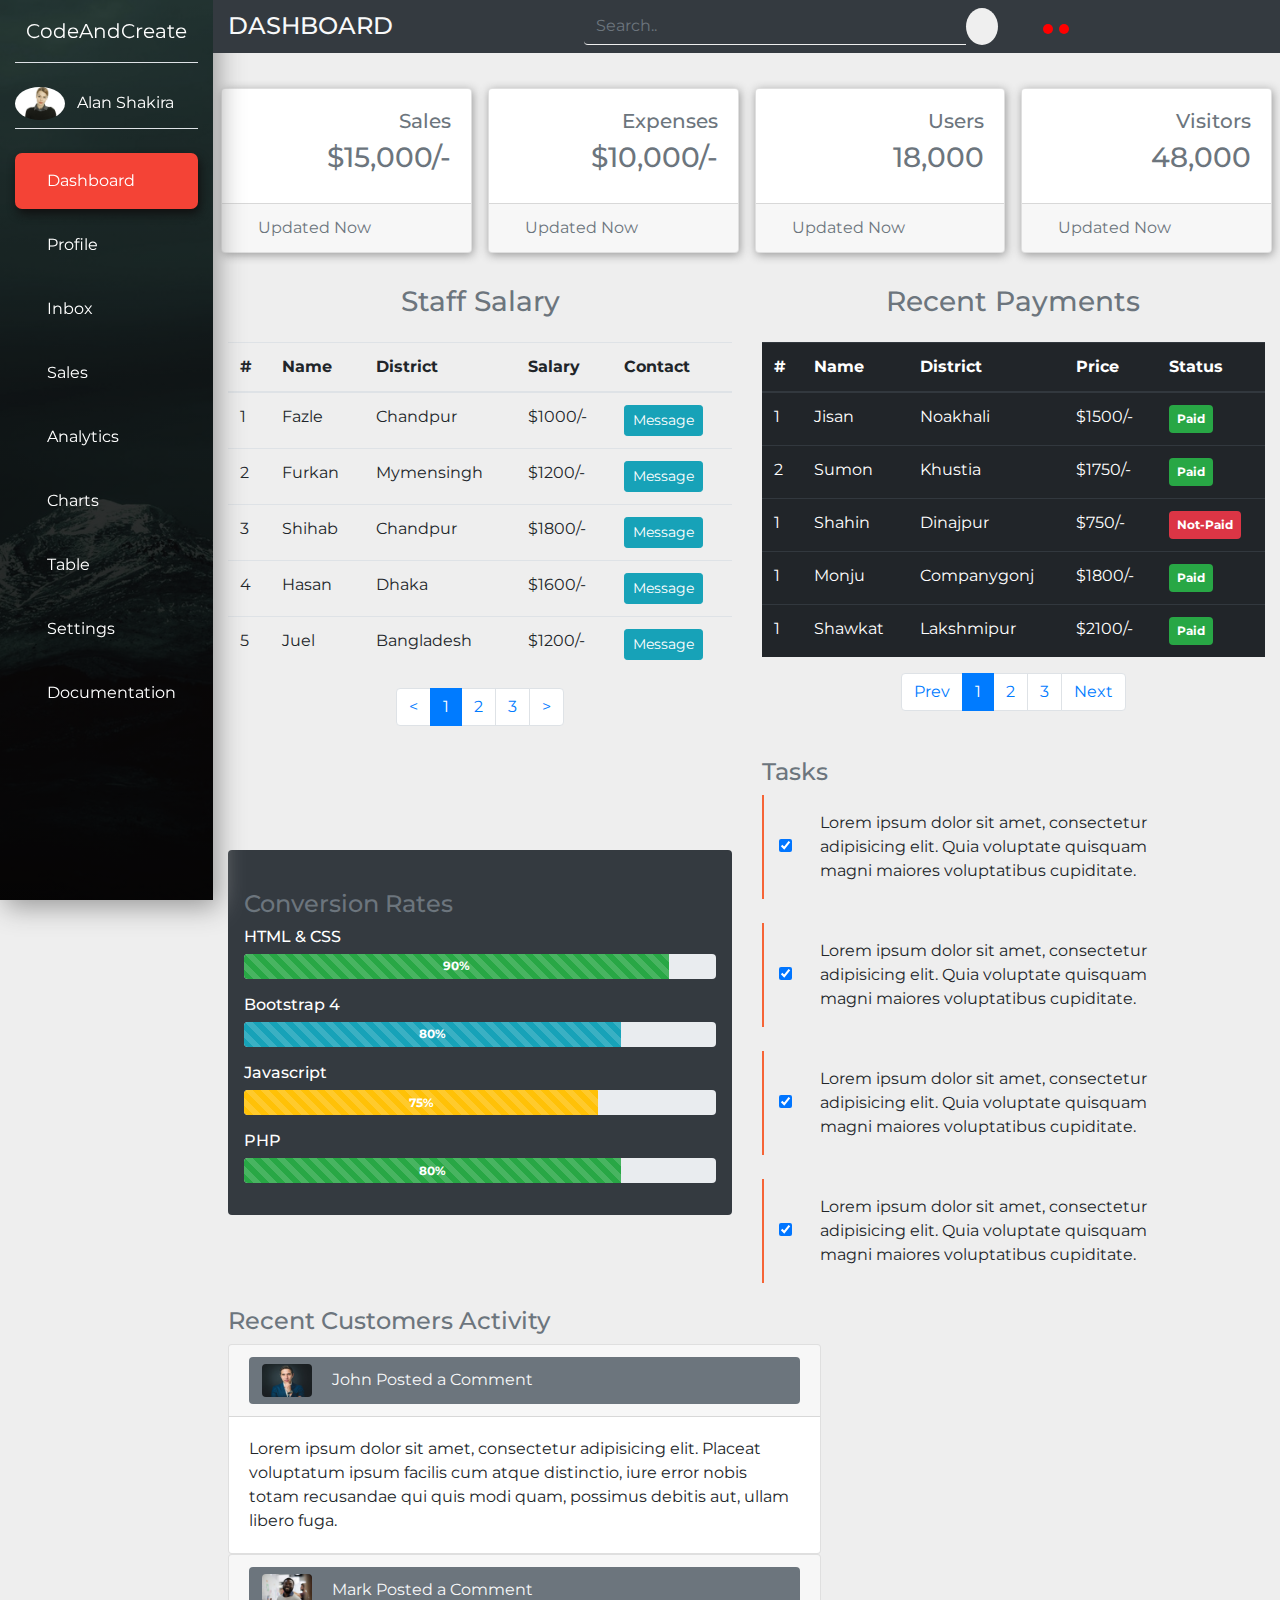
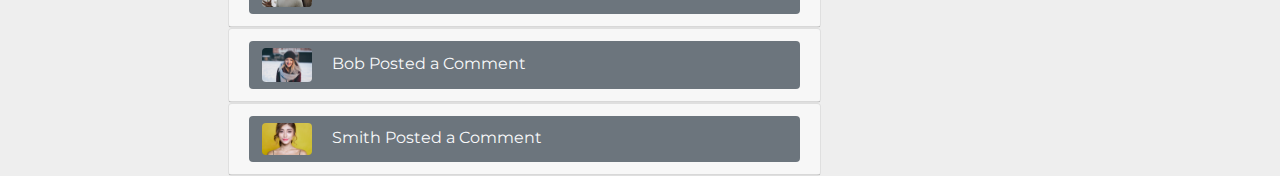
<file: project2/index.html>
<!doctype html>
<html lang="en">
  <head>
    <!-- Required meta tags -->
    <meta charset="utf-8">
    <meta name="viewport" content="width=device-width, initial-scale=1, shrink-to-fit=no">
    <link rel="title icon" type="image/png" href="images/title-img.png">

    <!-- Bootstrap CSS -->
    <link rel="stylesheet" href="https://maxcdn.bootstrapcdn.com/bootstrap/4.0.0/css/bootstrap.min.css" integrity="sha384-Gn5384xqQ1aoWXA+058RXPxPg6fy4IWvTNh0E263XmFcJlSAwiGgFAW/dAiS6JXm" crossorigin="anonymous">
    <link rel="stylesheet" href="https://use.fontawesome.com/releases/v5.7.2/css/all.css" integrity="sha384-fnmOCqbTlWIlj8LyTjo7mOUStjsKC4pOpQbqyi7RrhN7udi9RwhKkMHpvLbHG9Sr" crossorigin="anonymous">
    <link href="https://fonts.googleapis.com/css?family=Montserrat" rel="stylesheet">
    <link rel="stylesheet" href="style.css">

    <title>Admin Dashboard</title>
  </head>
  <body>
    
    <!--Navbar Begins -->
<nav class="navbar navbar-expand-md navbar-light bg-light">
  <button class="navbar-toggler ml-auto mb-2 bg-light" type="button" data-toggle="collapse" data-target="#mynavbar" aria-controls="mynavbar" aria-expanded="false" aria-label="Toggle navigation">
    <span class="navbar-toggler-icon"></span>
  </button>

  <div class="collapse navbar-collapse" id="mynavbar">
    <div class="container-fluid">
        <div class="row">
           <!--Side Navbar Begins -->
            <div class="col-xl-2 col-lg-3 col-md-4 sidebar fixed-top">
                <a href="#" class="navbar-brand text-white d-block mx-auto text-center border-bottom py-3 mb-4">CodeAndCreate</a>
                <div class="border-bottom pb-2">
                    <img src="images/admin.jpeg" width="50" class="rounded-circle mr-2" alt="">
                    <a href="#" class="text-white ">Alan Shakira</a>
                </div>
                <ul class="navbar-nav flex-column mt-4 sidebar-menu-item">
                    <li class="nav-item"><a href="#" class="nav-link text-white mb-2 p-3 current"><i class="fas fa-home text-light fa-lg mr-3"></i>Dashboard</a></li>
                    <li class="nav-item"><a href="#" class="nav-link text-white mb-2 p-3 sidebar-link"><i class="fas fa-user text-light fa-lg mr-3"></i>Profile</a></li>
                    <li class="nav-item"><a href="#" class="nav-link text-white mb-2 p-3 sidebar-link"><i class="fas fa-envelope text-light fa-lg mr-3"></i>Inbox</a></li>
                    <li class="nav-item"><a href="#" class="nav-link text-white mb-2 p-3 sidebar-link"><i class="fas fa-shopping-cart text-light fa-lg mr-3"></i>Sales</a></li>
                    <li class="nav-item"><a href="#" class="nav-link text-white mb-2 p-3 sidebar-link"><i class="fas fa-chart-line text-light fa-lg mr-3"></i>Analytics</a></li>
                    <li class="nav-item"><a href="#" class="nav-link text-white mb-2 p-3 sidebar-link"><i class="fas fa-chart-bar text-light fa-lg mr-3"></i>Charts</a></li>
                    <li class="nav-item"><a href="#" class="nav-link text-white mb-2 p-3 sidebar-link"><i class="fas fa-table text-light fa-lg mr-3"></i>Table</a></li>
                    <li class="nav-item"><a href="#" class="nav-link text-white mb-2 p-3 sidebar-link"><i class="fas fa-wrench text-light fa-lg mr-3"></i>Settings</a></li>
                    <li class="nav-item"><a href="#" class="nav-link text-white mb-2 p-3 sidebar-link"><i class="fas fa-file-alt text-light fa-lg mr-3"></i>Documentation</a></li>
                </ul>
            </div>
            <!--Side Navbar Begins -->
            
            <!--Top Nav-->
            <div class="col-xl-10 col-lg-9 col-md-8 ml-auto bg-dark fixed-top py-2 top-navbar">
                <div class="row align-items-center">
                    <div class="col-md-4">
                        <h4 class="text-light text-uppercase mb-0">Dashboard</h4>
                    </div>
                    <div class="col-md-5">
                        <form action="">
                            <div class="input-group">
                                <input type="text" class="form-control search-input" placeholder="Search..">
                                <button type="button" class="search-button"><i class="fas fa-search"></i></button>
                            </div>
                        </form>
                    </div>
                    <div class="col-md-3">
                        <ul class="navbar-nav">
                            <li title="messages" class="nav-item item-parent"><a href="#" class="nav-link item-bullet"><i class="fas fa-comment text-muted fa-lg"></i></a></li>
                            <li title="notifications" class="nav-item item-parent"><a href="#" class="nav-link item-bullet"><i class="fas fa-bell text-muted fa-lg"></i></a></li>
                            <li title="Sign-Out" class="nav-item ml-md-auto"><a href="#" class="nav-link" data-toggle="modal" data-target="#sign-out-modal"><i class="fas fa-sign-out-alt text-danger fa-lg"></i></a></li>
                        </ul>
                    </div>
                </div>
            </div>
            <!--End of Top Nav-->
        </div>
    </div>
   
  </div>
</nav>
    <!--Navbar End -->
    
    <!--Modal Begins-->
    <div class="modal" id="sign-out-modal">
        <div class="modal-dialog">
            <div class="modal-content">
                <div class="modal-header">
                    <h4 class="modal-title text-uppercase">Want to leave?</h4>
                    <button type="button" class="close" data-dismiss="modal">&times;</button>
                </div>
                <div class="modal-body">
                    Press Log Out To Get Out Of Here.
                </div>
                <div class="modal-footer">
                    <button type="button" class="btn btn-success" data-dismiss="modal">Stay Here</button>
                    <button type="button" class="btn btn-danger">Log Out</button>
                </div>
            </div>
        </div>
    </div>
    <!--Modal End-->
    
    <!--cards-->
    <section>
        <div class="container-fluid">
            <div class="row">
                <div class="col-xl-10 col-lg-9 col-md-8 ml-auto">
                    <div class="row pt-md-5 mt-md-3 mb-2">
                        <div class="col-xl-3 col-sm-6 p-2">
                            <div class="card card-common">
                                <div class="card-body text-secondary">
                                   <div class="d-flex justify-content-between">
                                        <i class="fas fa-shopping-cart fa-3x text-warning"></i>
                                        <div class="text-right">
                                            <h5>Sales</h5>
                                            <h3>$15,000/-</h3>
                                        </div>
                                    </div>
                                </div>
                                <div class="card-footer text-secondary">
                                    <i class="fas fa-sync mr-3"></i>
                                    <span>Updated Now</span>
                                </div>
                            </div>
                        </div>
                        <div class="col-xl-3 col-sm-6 p-2">
                            <div class="card card-common">
                                <div class="card-body text-secondary">
                                   <div class="d-flex justify-content-between">
                                        <i class="fas fa-money-bill-alt fa-3x text-success"></i>
                                        <div class="text-right">
                                            <h5>Expenses</h5>
                                            <h3>$10,000/-</h3>
                                        </div>
                                    </div>
                                </div>
                                <div class="card-footer text-secondary">
                                    <i class="fas fa-sync mr-3"></i>
                                    <span>Updated Now</span>
                                </div>
                            </div>
                        </div>
                        <div class="col-xl-3 col-sm-6 p-2">
                            <div class="card card-common">
                                <div class="card-body text-secondary">
                                   <div class="d-flex justify-content-between">
                                        <i class="fas fa-user fa-3x text-info"></i>
                                        <div class="text-right">
                                            <h5>Users</h5>
                                            <h3>18,000</h3>
                                        </div>
                                    </div>
                                </div>
                                <div class="card-footer text-secondary">
                                    <i class="fas fa-sync mr-3"></i>
                                    <span>Updated Now</span>
                                </div>
                            </div>
                        </div>
                        <div class="col-xl-3 col-sm-6 p-2">
                            <div class="card card-common">
                                <div class="card-body text-secondary">
                                   <div class="d-flex justify-content-between">
                                        <i class="fas fa-chart-line fa-3x text-danger"></i>
                                        <div class="text-right">
                                            <h5>Visitors</h5>
                                            <h3>48,000</h3>
                                        </div>
                                    </div>
                                </div>
                                <div class="card-footer text-secondary">
                                    <i class="fas fa-sync mr-3"></i>
                                    <span>Updated Now</span>
                                </div>
                            </div>
                        </div>
                    </div>
                </div>
            </div>
        </div>
    </section>
    <!--Cards End-->
    
    <!--Table Begins-->
    <section>
        <div class="container-fluid">
            <div class="row">
                <div class="col-xl-10 col-lg-9 col-md-8 ml-auto mb-3">
                  <div class="row">
                   <div class="col-xl-6 col-12">
                   <h3 class="text-center text-muted py-3">Staff Salary</h3>
                    <table class="table table-hover">
                        <thead>
                            <tr>
                                <th>#</th>
                                <th>Name</th>
                                <th>District</th>
                                <th>Salary</th>
                                <th>Contact</th>
                            </tr>
                        </thead>
                         <tbody>
                            <tr>
                                <td>1</td>
                                <td>Fazle</td>
                                <td>Chandpur</td>
                                <td>$1000/-</td>
                                <td>
                                    <button type="button" class="btn btn-info btn-sm">Message</button>
                                </td>
                            </tr>
                            <tr>
                                <td>2</td>
                                <td>Furkan</td>
                                <td>Mymensingh</td>
                                <td>$1200/-</td>
                                <td>
                                    <button type="button" class="btn btn-info btn-sm">Message</button>
                                </td>
                            </tr>
                            <tr>
                                <td>3</td>
                                <td>Shihab</td>
                                <td>Chandpur</td>
                                <td>$1800/-</td>
                                <td>
                                    <button type="button" class="btn btn-info btn-sm">Message</button>
                                </td>
                            </tr>
                            <tr>
                                <td>4</td>
                                <td>Hasan</td>
                                <td>Dhaka</td>
                                <td>$1600/-</td>
                                <td>
                                    <button type="button" class="btn btn-info btn-sm">Message</button>
                                </td>
                            </tr>
                            <tr>
                                <td>5</td>
                                <td>Juel</td>
                                <td>Bangladesh</td>
                                <td>$1200/-</td>
                                <td>
                                    <button type="button" class="btn btn-info btn-sm">Message</button>
                                </td>
                            </tr>
                            
                        </tbody>
                    </table>
                     <ul class="pagination justify-content-center">
                      <li class="page-item"><a class="page-link" href="#">&lt;</a></li>
                      <li class="page-item active"><a class="page-link" href="#">1</a></li>
                      <li class="page-item"><a class="page-link" href="#">2</a></li>
                      <li class="page-item"><a class="page-link" href="#">3</a></li>
                      <li class="page-item"><a class="page-link" href="#">&gt;</a></li>
                    </ul> 
                </div>
                <div class="col-xl-6 col-12">
                    <h3 class="text-center text-muted py-3">Recent Payments</h3>
                    <table class="table table-dark table-hover">
                        <thead>
                            <tr>
                                <th>#</th>
                                <th>Name</th>
                                <th>District</th>
                                <th>Price</th>
                                <th>Status</th>
                            </tr>
                        </thead>
                        <tbody>
                            <tr>
                                <td>1</td>
                                <td>Jisan</td>
                                <td>Noakhali</td>
                                <td>$1500/-</td>
                                <td><span class="badge badge-success p-2">Paid</span></td>
                            </tr>
                            <tr>
                                <td>2</td>
                                <td>Sumon</td>
                                <td>Khustia</td>
                                <td>$1750/-</td>
                                <td><span class="badge badge-success p-2">Paid</span></td>
                            </tr>
                            <tr>
                                <td>1</td>
                                <td>Shahin</td>
                                <td>Dinajpur</td>
                                <td>$750/-</td>
                                <td><span class="badge badge-danger p-2">Not-Paid</span></td>
                            </tr>
                            <tr>
                                <td>1</td>
                                <td>Monju</td>
                                <td>Companygonj</td>
                                <td>$1800/-</td>
                                <td><span class="badge badge-success p-2">Paid</span></td>
                            </tr>
                            <tr>
                                <td>1</td>
                                <td>Shawkat</td>
                                <td>Lakshmipur</td>
                                <td>$2100/-</td>
                                <td><span class="badge badge-success p-2">Paid</span></td>
                            </tr>
                            
                        </tbody>
                    </table>
                    <ul class="pagination justify-content-center">
                      <li class="page-item"><a class="page-link" href="#">Prev</a></li>
                      <li class="page-item active"><a class="page-link" href="#">1</a></li>
                      <li class="page-item"><a class="page-link" href="#">2</a></li>
                      <li class="page-item"><a class="page-link" href="#">3</a></li>
                      <li class="page-item"><a class="page-link" href="#">Next</a></li>
                    </ul> 
                </div>
                </div>
                </div>
            </div>
        </div>
    </section>
    <!--Table Ends-->
    
    <!--Progress/Task list Begins-->
    <section>
        <div class="container-fluid">
            <div class="row">
                <div class="col-xl-10 col-lg-9 col-md-8 ml-auto">
                    <div class="row align-items-center">
                        <div class="col-xl-6 col-12">
                            <div class="bg-dark text-white rounded p-3">
                                <h4 class="mt-4 text-muted">Conversion Rates</h4>
                                <h6>HTML &amp; CSS</h6>
                                <div class="progress mb-3" style="height: 25px">
                                  <div class="progress-bar progress-bar-striped progress-bar-animated bg-success font-weight-bold" style="width:90%">90%</div>
                                </div>
                                <h6>Bootstrap 4</h6>
                                <div class="progress mb-3" style="height: 25px">
                                  <div class="progress-bar progress-bar-striped progress-bar-animated bg-info font-weight-bold" style="width:80%">80%</div>
                                </div>
                                <h6>Javascript</h6>
                                <div class="progress mb-3" style="height: 25px">
                                  <div class="progress-bar progress-bar-striped progress-bar-animated bg-warning font-weight-bold" style="width:75%">75%</div>
                                </div>
                                <h6>PHP</h6>
                                <div class="progress mb-3" style="height: 25px">
                                  <div class="progress-bar progress-bar-striped progress-bar-animated bg-success font-weight-bold" style="width:80%">80%</div>
                                </div>
                            </div>
                        </div>
                        <div class="col-xl-6 col-12">
                            <h4 class="text-muted">Tasks</h4>
                            <div class="container-fluid mb-4">
                                <div class="row py-3 task-border align-items-center">
                                    <div class="col-1">
                                        <input type="checkbox" checked>
                                    </div>
                                    <div class="col-9">
                                        Lorem ipsum dolor sit amet, consectetur adipisicing elit. Quia voluptate quisquam magni maiores voluptatibus cupiditate.
                                    </div>
                                    <div class="col-1">
                                        <a href="#" data-toggle="tooltip" title="<h6>Edit</h6>" data-html="true"><i class="fas fa-edit text-success fa-lg"></i></a>
                                    </div>
                                    <div class="col-1">
                                        <a href="#" data-toggle="tooltip" title="<h6>Delete</h6>" data-html="true"><i class="fas fa-edit text-danger fa-lg"></i></a>
                                    </div>
                                </div>
                            </div>
                            <div class="container-fluid mb-4">
                                <div class="row py-3 task-border align-items-center">
                                    <div class="col-1">
                                        <input type="checkbox" checked>
                                    </div>
                                    <div class="col-9">
                                        Lorem ipsum dolor sit amet, consectetur adipisicing elit. Quia voluptate quisquam magni maiores voluptatibus cupiditate.
                                    </div>
                                    <div class="col-1">
                                        <a href="#" data-toggle="tooltip" title="<h6>Edit</h6>" data-html="true"><i class="fas fa-edit text-success fa-lg"></i></a>
                                    </div>
                                    <div class="col-1">
                                        <a href="#" data-toggle="tooltip" title="<h6>Delete</h6>" data-html="true"><i class="fas fa-edit text-danger fa-lg"></i></a>
                                    </div>
                                </div>
                            </div>
                            <div class="container-fluid mb-4">
                                <div class="row py-3 task-border align-items-center">
                                    <div class="col-1">
                                        <input type="checkbox" checked>
                                    </div>
                                    <div class="col-9">
                                        Lorem ipsum dolor sit amet, consectetur adipisicing elit. Quia voluptate quisquam magni maiores voluptatibus cupiditate.
                                    </div>
                                    <div class="col-1">
                                        <a href="#" data-toggle="tooltip" title="<h6>Edit</h6>" data-html="true"><i class="fas fa-edit text-success fa-lg"></i></a>
                                    </div>
                                    <div class="col-1">
                                        <a href="#" data-toggle="tooltip" title="<h6>Delete</h6>" data-html="true"><i class="fas fa-edit text-danger fa-lg"></i></a>
                                    </div>
                                </div>
                            </div>
                            <div class="container-fluid mb-4">
                                <div class="row py-3 task-border align-items-center">
                                    <div class="col-1">
                                        <input type="checkbox" checked>
                                    </div>
                                    <div class="col-9">
                                        Lorem ipsum dolor sit amet, consectetur adipisicing elit. Quia voluptate quisquam magni maiores voluptatibus cupiditate.
                                    </div>
                                    <div class="col-1">
                                        <a href="#" data-toggle="tooltip" title="<h6>Edit</h6>" data-html="true"><i class="fas fa-edit text-success fa-lg"></i></a>
                                    </div>
                                    <div class="col-1">
                                        <a href="#" data-toggle="tooltip" title="<h6>Delete</h6>" data-html="true"><i class="fas fa-edit text-danger fa-lg"></i></a>
                                    </div>
                                </div>
                            </div>
                        </div>
                    </div>
                </div>
            </div>
        </div>
    </section>
    <!--Progress/Task list Ends-->
    
    <!--Activities/Quick post-->
    <section>
        <div class="container-fluid">
            <div class="row">
                <div class="col-xl-10 col-lg-9 col-md-8 ml-auto">
                    <div class="row">
                        <div class="col-xl-7">
                            <h4 class="text-muted mb-t">Recent Customers Activity</h4>
                            <div id="accordion">
                            <div class="card">
                                <div class="card-header">
                                    <button class="btn btn-block bg-secondary text-light text-left" data-toggle="collapse" data-target="#collapseOne">
                                        <img src="images/cust1.jpeg" class="rounded mr-3" width="50" alt="">
                                        John Posted a Comment
                                    </button>
                                </div>
                                <div class="collapse show" id="collapseOne" data-parent="#accordion">
                                    <div class="card-body">
                                        Lorem ipsum dolor sit amet, consectetur adipisicing elit. Placeat voluptatum ipsum facilis cum atque distinctio, iure error nobis totam recusandae qui quis modi quam, possimus debitis aut, ullam libero fuga.
                                    </div>
                                </div>
                            </div>
                            <div class="card">
                                <div class="card-header">
                                    <button class="btn btn-block bg-secondary text-light text-left" data-toggle="collapse" data-target="#collapseTwo">
                                        <img src="images/cust2.jpeg" class="rounded mr-3" width="50" alt="">
                                        Mark Posted a Comment
                                    </button>
                                </div>
                                <div class="collapse" id="collapseTwo" data-parent="#accordion">
                                    <div class="card-body">
                                        Lorem ipsum dolor sit amet, consectetur adipisicing elit. Placeat voluptatum ipsum facilis cum atque distinctio, iure error nobis totam recusandae qui quis modi quam, possimus debitis aut, ullam libero fuga.
                                    </div>
                                </div>
                            </div>
                            <div class="card">
                                <div class="card-header">
                                    <button class="btn btn-block bg-secondary text-light text-left" data-toggle="collapse" data-target="#collapseThree">
                                        <img src="images/cust3.jpeg" class="rounded mr-3" width="50" alt="">
                                        Bob Posted a Comment
                                    </button>
                                </div>
                                <div class="collapse" id="collapseThree" data-parent="#accordion">
                                    <div class="card-body">
                                        Lorem ipsum dolor sit amet, consectetur adipisicing elit. Placeat voluptatum ipsum facilis cum atque distinctio, iure error nobis totam recusandae qui quis modi quam, possimus debitis aut, ullam libero fuga.
                                    </div>
                                </div>
                            </div>
                            <div class="card">
                                <div class="card-header">
                                    <button class="btn btn-block bg-secondary text-light text-left" data-toggle="collapse" data-target="#collapseFour">
                                        <img src="images/cust4.jpeg" class="rounded mr-3" width="50" alt="">
                                        Smith Posted a Comment
                                    </button>
                                </div>
                                <div class="collapse" id="collapseFour" data-parent="#accordion">
                                    <div class="card-body">
                                        Lorem ipsum dolor sit amet, consectetur adipisicing elit. Placeat voluptatum ipsum facilis cum atque distinctio, iure error nobis totam recusandae qui quis modi quam, possimus debitis aut, ullam libero fuga.
                                    </div>
                                </div>
                            </div>
                        </div>
                        </div>
                        <div class="col-xl-5">
                            
                        </div>
                    </div>
                </div>
            </div>
        </div>
    </section>
    <!--Activities/Quick post Ends-->
    

    <!-- Optional JavaScript -->
    <!-- jQuery first, then Popper.js, then Bootstrap JS -->
    <script src="https://code.jquery.com/jquery-3.2.1.slim.min.js" integrity="sha384-KJ3o2DKtIkvYIK3UENzmM7KCkRr/rE9/Qpg6aAZGJwFDMVNA/GpGFF93hXpG5KkN" crossorigin="anonymous"></script>
    <script src="https://cdnjs.cloudflare.com/ajax/libs/popper.js/1.12.9/umd/popper.min.js" integrity="sha384-ApNbgh9B+Y1QKtv3Rn7W3mgPxhU9K/ScQsAP7hUibX39j7fakFPskvXusvfa0b4Q" crossorigin="anonymous"></script>
    <script src="https://maxcdn.bootstrapcdn.com/bootstrap/4.0.0/js/bootstrap.min.js" integrity="sha384-JZR6Spejh4U02d8jOt6vLEHfe/JQGiRRSQQxSfFWpi1MquVdAyjUar5+76PVCmYl" crossorigin="anonymous"></script>
    <script src="script.js"></script>
  </body>
</html>
</file>
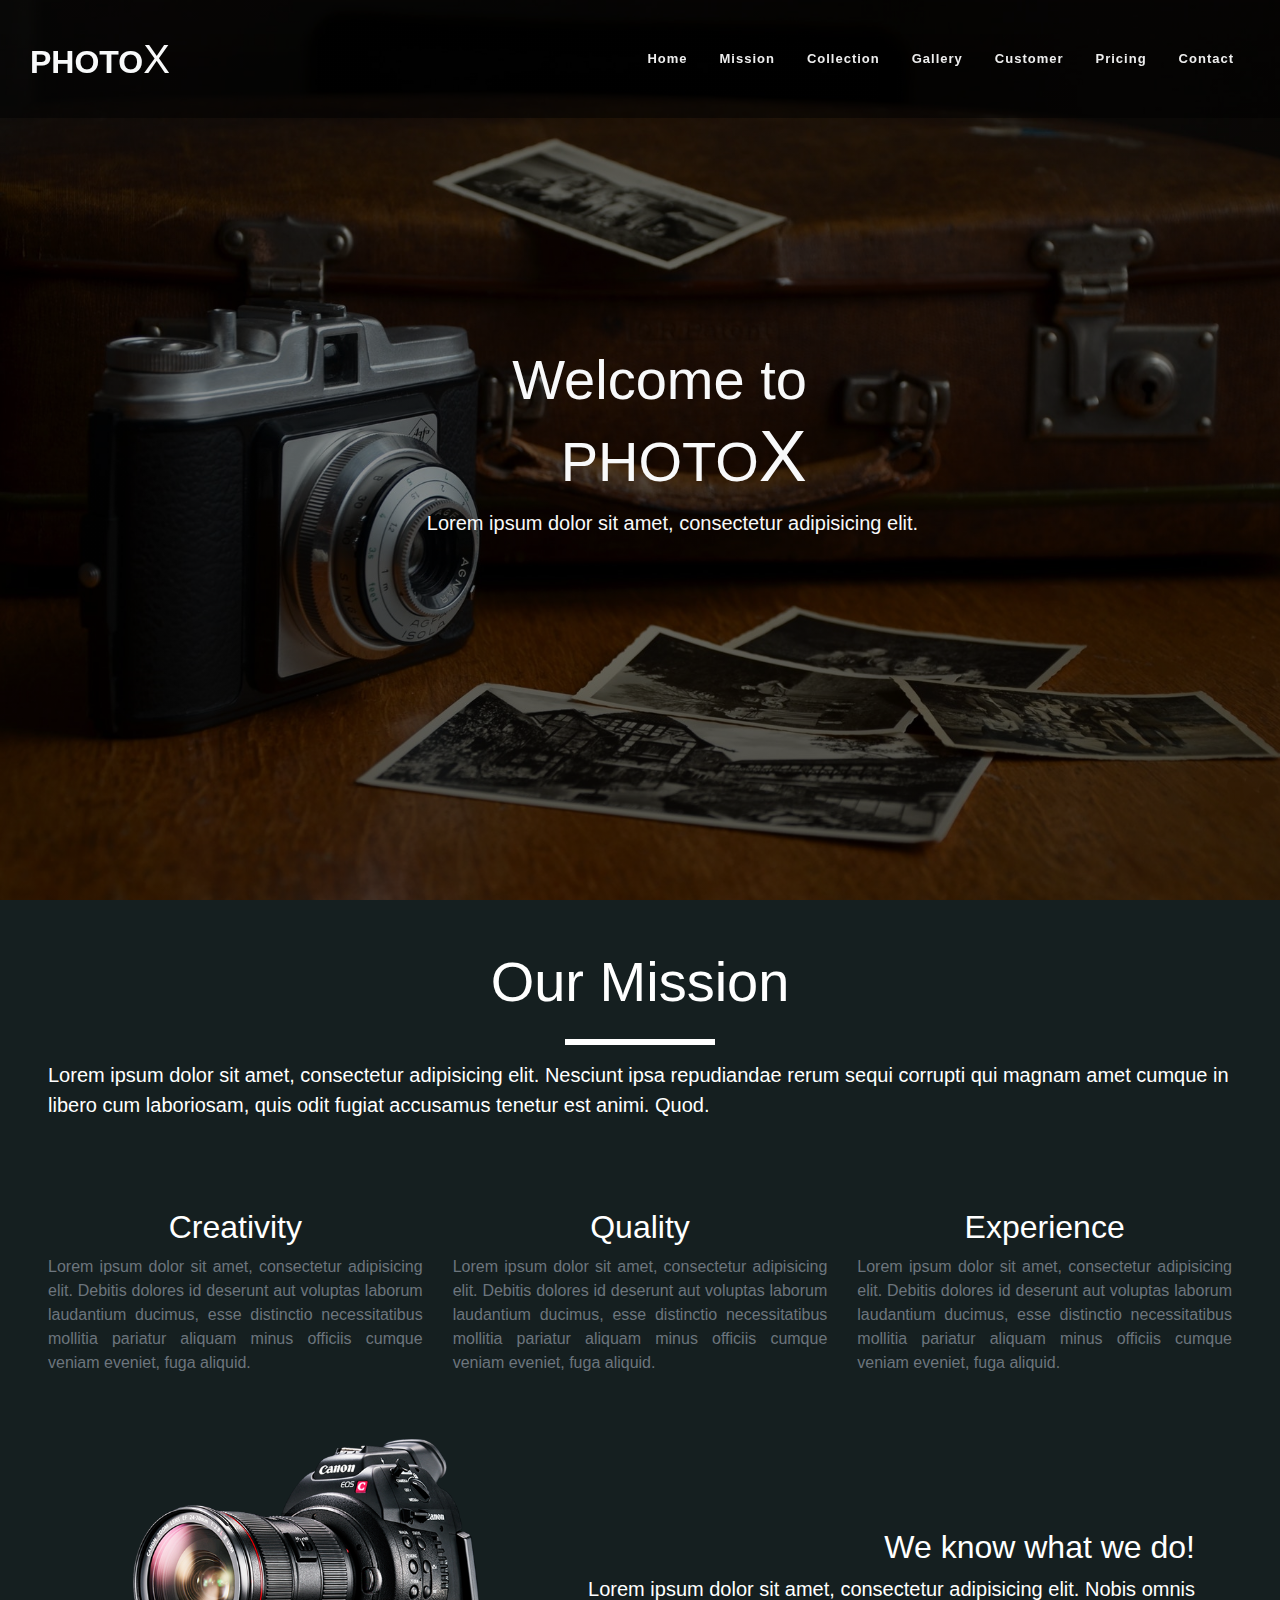
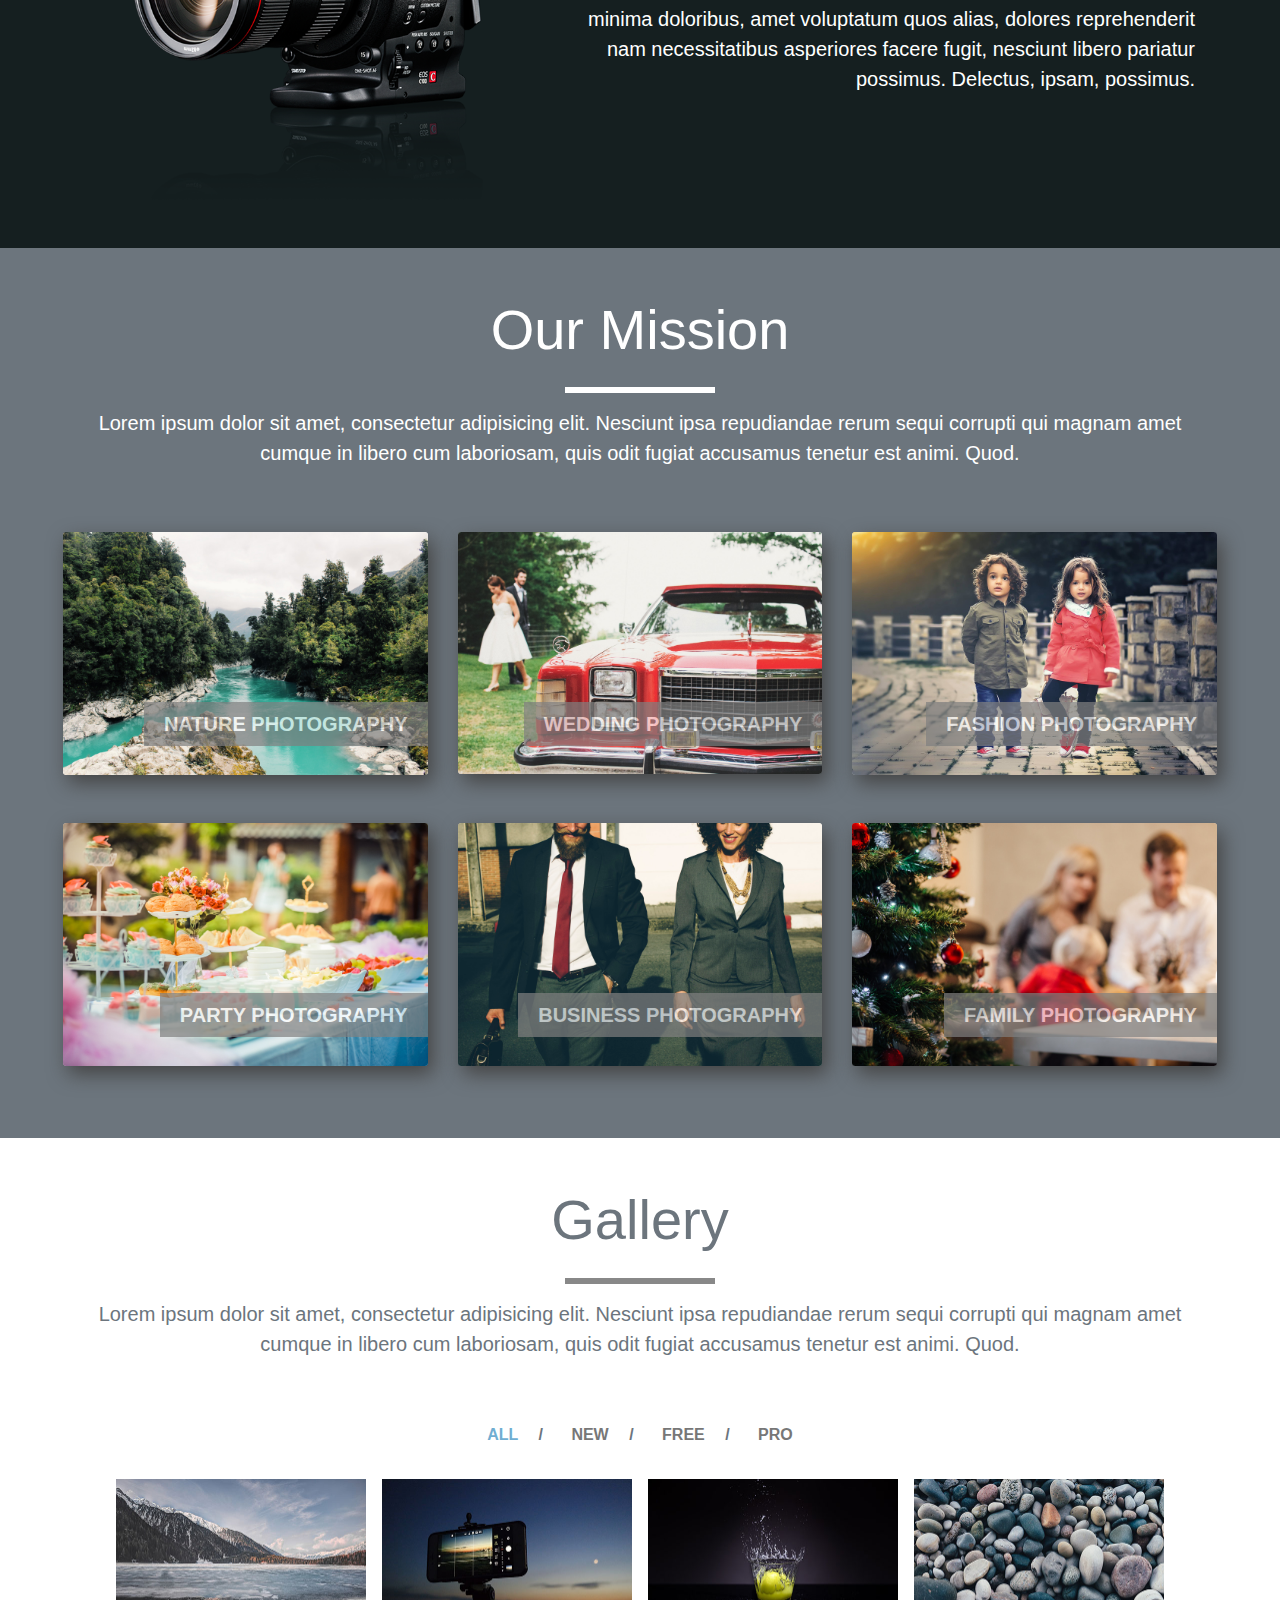
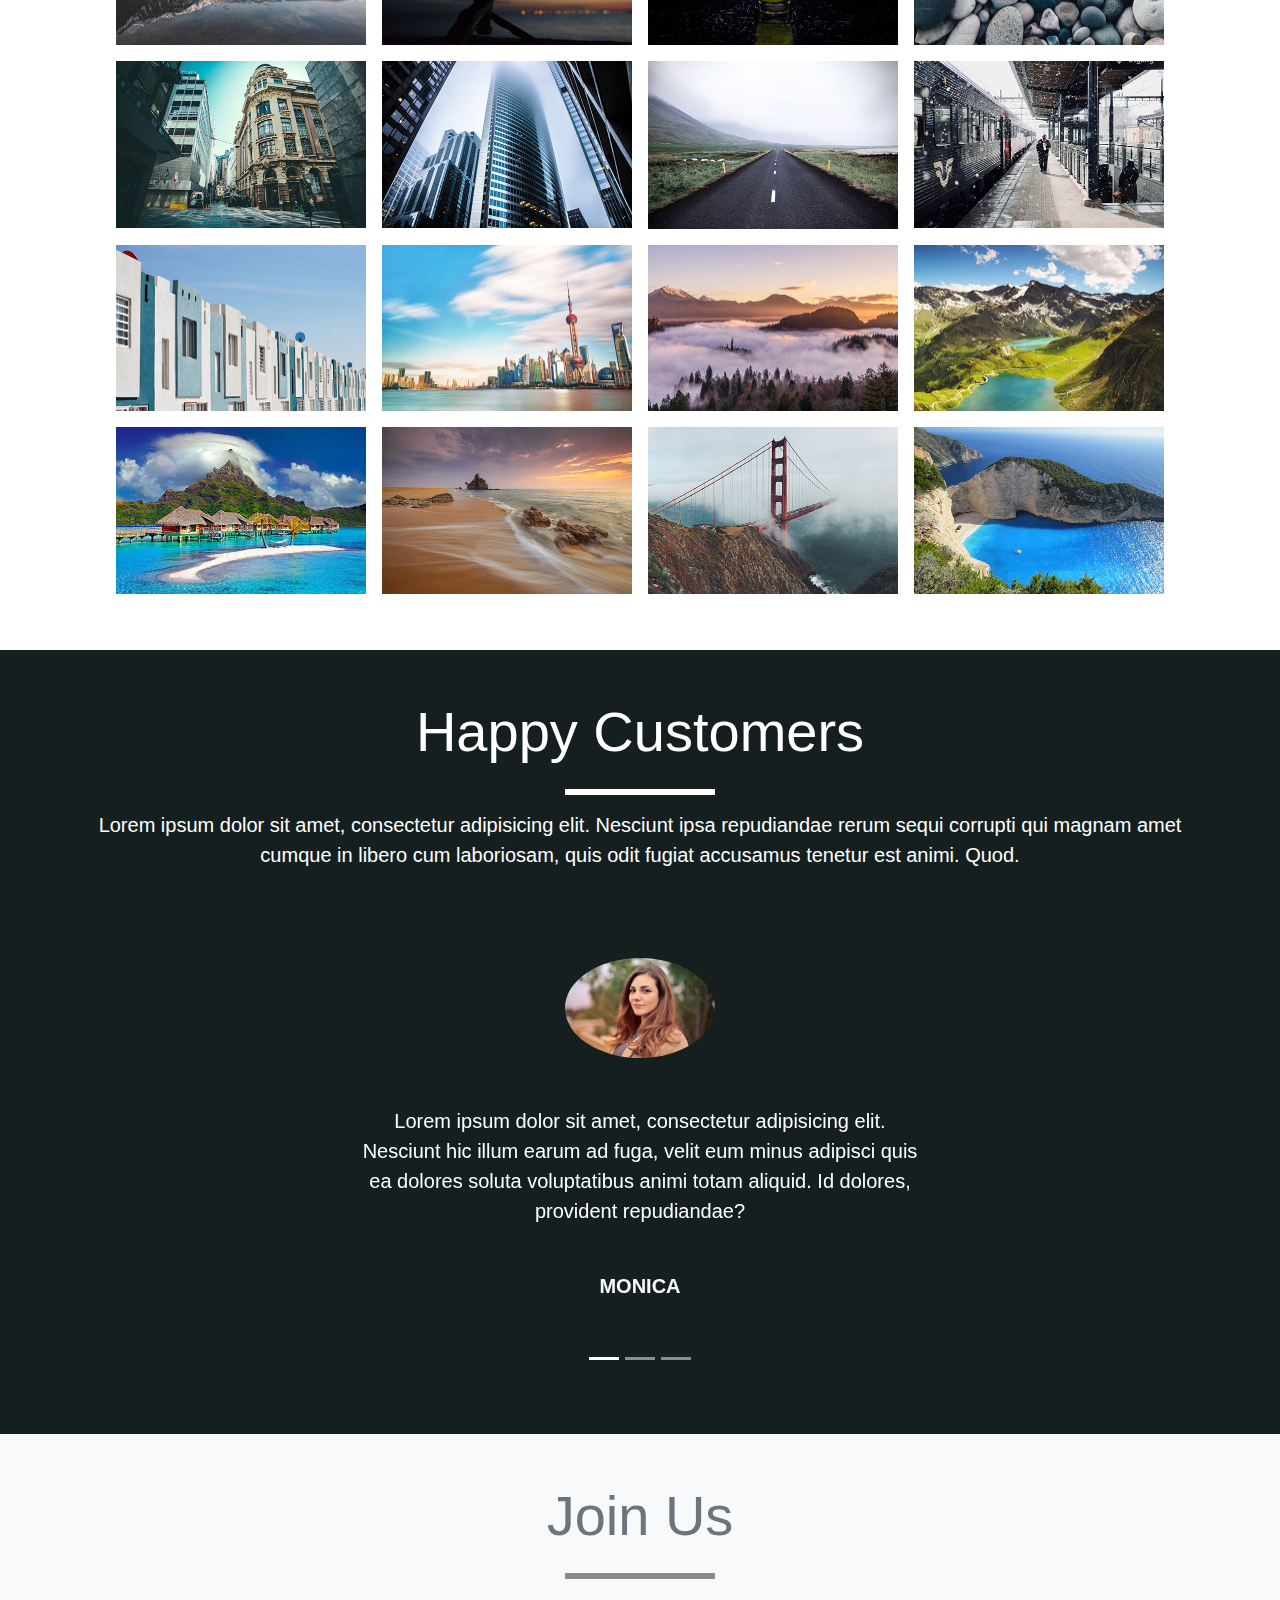
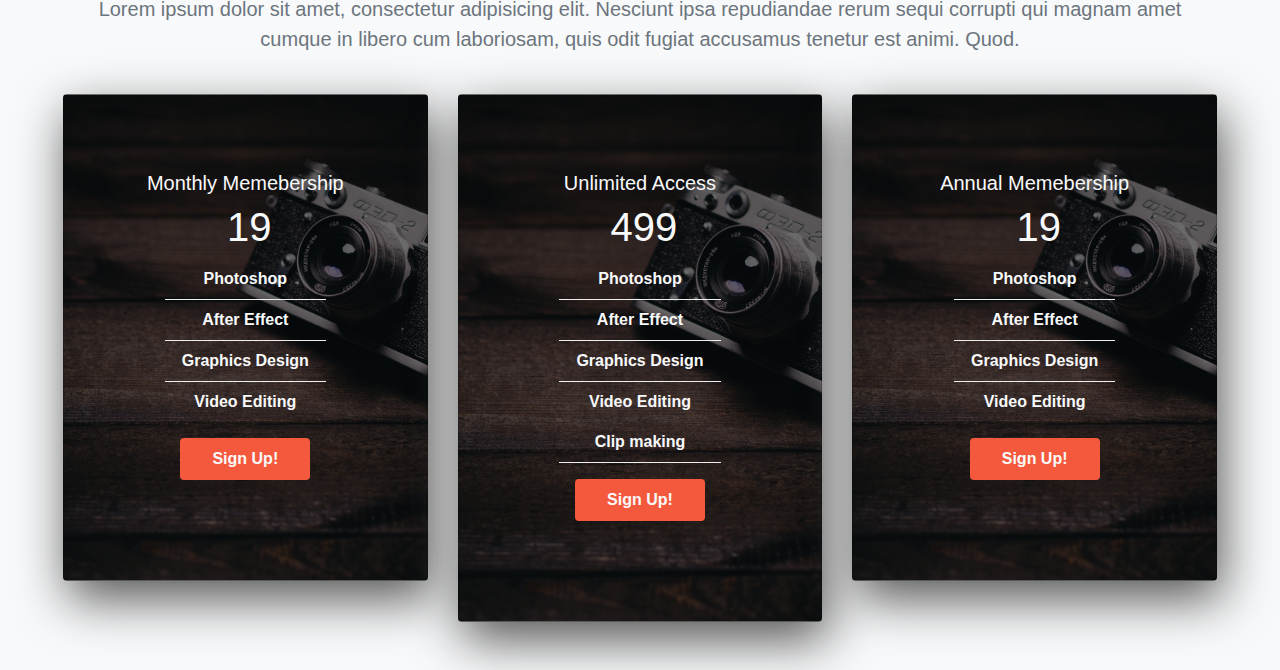
<file: project3/index.html>
<!doctype html>
<html lang="en">
  <head>
    <!-- Required meta tags -->
    <meta charset="utf-8">
    <meta name="viewport" content="width=device-width, initial-scale=1, shrink-to-fit=no">
    <link rel="icon" href="images/title-img.png">

    <!-- Bootstrap CSS -->
    <link rel="stylesheet" href="https://maxcdn.bootstrapcdn.com/bootstrap/4.0.0/css/bootstrap.min.css" integrity="sha384-Gn5384xqQ1aoWXA+058RXPxPg6fy4IWvTNh0E263XmFcJlSAwiGgFAW/dAiS6JXm" crossorigin="anonymous">
    <link rel="stylesheet" href="https://use.fontawesome.com/releases/v5.7.2/css/all.css" integrity="sha384-fnmOCqbTlWIlj8LyTjo7mOUStjsKC4pOpQbqyi7RrhN7udi9RwhKkMHpvLbHG9Sr" crossorigin="anonymous">
    <link rel="stylesheet" href="style.css">

    <title>PhotoX</title>
  </head>
  <body>
    <!--header-->
    <header>
        <!--Navbar-->
        <nav class="navbar navbar-expand-md fixed-top nav-menu">
          <!-- Brand -->
          <a class="navbar-brand text-light text-uppercase" href="#"><span class="h2 font-weight-bold">Photo</span><span class="h1">X</span></a>

          <!-- Toggler/collapsibe Button -->
          <button class="navbar-toggler nav-button" type="button" data-toggle="collapse" data-target="#mynav">
            <div class="bg-light line1"></div>
            <div class="bg-light line2"></div>
            <div class="bg-light line3"></div>
          </button>

          <!-- Navbar links -->
          <div class="collapse navbar-collapse justify-content-end font-weight-bold" id="mynav">
            <ul class="navbar-nav">
              <li class="nav-item">
                <a class="nav-link m-2 menu-item" href="#">Home</a>
              </li>
              <li class="nav-item">
                <a class="nav-link m-2 menu-item" href="#">Mission</a>
              </li>
              <li class="nav-item">
                <a class="nav-link m-2 menu-item" href="#">Collection</a>
              </li> 
              <li class="nav-item">
                <a class="nav-link m-2 menu-item" href="#">Gallery</a>
              </li> 
              <li class="nav-item">
                <a class="nav-link m-2 menu-item" href="#">Customer</a>
              </li> 
              <li class="nav-item">
                <a class="nav-link m-2 menu-item" href="#">Pricing</a>
              </li>
              <li class="nav-item">
                <a class="nav-link m-2 menu-item" href="#">Contact</a>
              </li>  
            </ul>
          </div> 
        </nav>
        <!--End of Navbar-->
        
        <!--banner-->
        <div class="text-light text-right banner">
            <h1 class="display-4 banner-heading">Welcome to <span class="text-uppercase">Photo</span><span class="display-3">X</span></h1>
            <p class="lead banner-para">Lorem ipsum dolor sit amet, consectetur adipisicing elit.</p>
        </div>
        <!--End of banner-->
    </header>
    <!--End of header-->
    
    <!--Mission-->
    <section class="mission p-5">
       <!--title section-->
        <div class="row text-white mb-4">
            <div class="col mb-4">
                <h1 class="text-center display-4 mb-4">Our Mission</h1>
                <div class="underline"></div>
                <p class="lead">Lorem ipsum dolor sit amet, consectetur adipisicing elit. Nesciunt ipsa repudiandae rerum sequi corrupti qui magnam amet cumque in libero cum laboriosam, quis odit fugiat accusamus tenetur est animi. Quod.</p>
            </div>
        </div>
         <!--End of title section-->
         
         <div class="row my-5">
             <div class="col-md-4 text-center">
                 <i class="fas fa-cogs fa-3x text-info mb-4"></i>
                 <h2 class="text-white">Creativity</h2>
                 <p class="text-muted text-justify">Lorem ipsum dolor sit amet, consectetur adipisicing elit. Debitis dolores id deserunt aut voluptas laborum laudantium ducimus, esse distinctio necessitatibus mollitia pariatur aliquam minus officiis cumque veniam eveniet, fuga aliquid.</p>
             </div>
             <div class="col-md-4 text-center">
                 <i class="far fa-thumbs-up fa-3x text-info mb-4"></i>
                 <h2 class="text-white">Quality</h2>
                 <p class="text-muted text-justify">Lorem ipsum dolor sit amet, consectetur adipisicing elit. Debitis dolores id deserunt aut voluptas laborum laudantium ducimus, esse distinctio necessitatibus mollitia pariatur aliquam minus officiis cumque veniam eveniet, fuga aliquid.</p>
             </div>
             <div class="col-md-4 text-center">
                 <i class="far fa-handshake fa-3x text-info mb-4"></i>
                 <h2 class="text-white">Experience</h2>
                 <p class="text-muted text-justify">Lorem ipsum dolor sit amet, consectetur adipisicing elit. Debitis dolores id deserunt aut voluptas laborum laudantium ducimus, esse distinctio necessitatibus mollitia pariatur aliquam minus officiis cumque veniam eveniet, fuga aliquid.</p>
             </div>
         </div>
         <div class="container">
             <div class="row align-items-center">
                 <div class="col-lg-5 text-center">
                     <img src="images/camera.png" width="350" class="img-fluid camera-img">
                 </div>
                 <div class="col-lg-7 text-lg-right text-center mission-text">
                     <h2 class="text-white">We know what we do!</h2>
                     <p class="lead text-white">Lorem ipsum dolor sit amet, consectetur adipisicing elit. Nobis omnis minima doloribus, amet voluptatum quos alias, dolores reprehenderit nam necessitatibus asperiores facere fugit, nesciunt libero pariatur possimus. Delectus, ipsam, possimus.</p>
                 </div>
             </div>
         </div>
    </section>
    <!--End of Mission-->
    
   <!--Collection-->
   <section class="bg-secondary py-4 p-5">
       <div class="container-fluid">
          <!--Title-->
           <div class="row text-white text-center">
               <div class="col mb-4">
                <h1 class="display-4 mb-4">Our Mission</h1>
                <div class="underline"></div>
                <p class="lead">Lorem ipsum dolor sit amet, consectetur adipisicing elit. Nesciunt ipsa repudiandae rerum sequi corrupti qui magnam amet cumque in libero cum laboriosam, quis odit fugiat accusamus tenetur est animi. Quod.</p>
            </div>
           </div>
           <!--End of Title-->
           <div class="row">
               <div class="col-lg-4 col-md-6 my-4">
                   <div class="card card-shadow border-0">
                       <img src="images/nature.jpeg" class="card-img  parent-heading" alt="">
                       <div class="card-img-overlay">
                           <h5 class="text-white font-weight-bold text-uppercase heading justify-content-right">Nature Photography</h5>
                       </div>
                   </div>
               </div>
               <div class="col-lg-4 col-md-6 my-4">
                   <div class="card card-shadow border-0">
                       <img src="images/wedding.jpeg" class="card-img  parent-heading" alt="">
                       <div class="card-img-overlay">
                           <h5 class="text-white font-weight-bold text-uppercase heading justify-content-right">Wedding Photography</h5>
                       </div>
                   </div>
               </div>
               <div class="col-lg-4 col-md-6 my-4">
                   <div class="card card-shadow border-0">
                       <img src="images/fashion.jpeg" class="card-img  parent-heading" alt="">
                       <div class="card-img-overlay">
                           <h5 class="text-white font-weight-bold text-uppercase heading justify-content-right">Fashion Photography</h5>
                       </div>
                   </div>
               </div>
               <div class="col-lg-4 col-md-6 my-4">
                   <div class="card card-shadow border-0">
                       <img src="images/party.jpeg" class="card-img  parent-heading" alt="">
                       <div class="card-img-overlay">
                           <h5 class="text-white font-weight-bold text-uppercase heading justify-content-right">Party Photography</h5>
                       </div>
                   </div>
               </div>
               <div class="col-lg-4 col-md-6 my-4">
                   <div class="card card-shadow border-0">
                       <img src="images/business.jpeg" class="card-img  parent-heading" alt="">
                       <div class="card-img-overlay">
                           <h5 class="text-white font-weight-bold text-uppercase heading justify-content-right">Business Photography</h5>
                       </div>
                   </div>
               </div>
               <div class="col-lg-4 col-md-6 my-4">
                   <div class="card card-shadow border-0">
                       <img src="images/family.jpeg" class="card-img  parent-heading" alt="">
                       <div class="card-img-overlay">
                           <h5 class="text-white font-weight-bold text-uppercase heading justify-content-right">Family Photography</h5>
                       </div>
                   </div>
               </div>
           </div>
       </div>
   </section>
   <!--End of Collection-->
   
   <!--Gallery-->
   <section class="p-5">
       <div class="container-fluid">
            <!--Title-->
           <div class="row text-muted text-center">
               <div class="col mb-4">
                <h1 class="display-4 mb-4">Gallery</h1>
                <div class="underline-dark"></div>
                <p class="lead">Lorem ipsum dolor sit amet, consectetur adipisicing elit. Nesciunt ipsa repudiandae rerum sequi corrupti qui magnam amet cumque in libero cum laboriosam, quis odit fugiat accusamus tenetur est animi. Quod.</p>
            </div>
           </div>
           <!--End of Title-->
       </div>
       <ul class="list-inline text-center text-uppercase font-weight-bold my-4">
           <li class="list-inline-item gallery-list-item active-item" data-filter="all">All <span class="mx-sm-3 text-muted mx-2">/</span></li>
           <li class="list-inline-item gallery-list-item" data-filter="new">New <span class="mx-sm-3 text-muted mx-2">/</span></li>
           <li class="list-inline-item gallery-list-item" data-filter="free">Free <span class="mx-sm-3 text-muted mx-2">/</span></li>
           <li class="list-inline-item gallery-list-item" data-filter="pro">Pro</li>
       </ul>
       <div class="container-fluid text-center">
           <div class="d-flex flex-wrap justify-content-center">
               <div class="filter m-2 new"><img src="images/img1.jpeg" width="250" alt=""></div>
               <div class="filter m-2 free new"><img src="images/img2.jpeg" width="250" alt=""></div>
               <div class="filter m-2 pro"><img src="images/img3.jpeg" width="250" alt=""></div>
               <div class="filter m-2 new"><img src="images/img4.jpeg" width="250" alt=""></div>
               <div class="filter m-2 free"><img src="images/img5.jpeg" width="250" alt=""></div>
               <div class="filter m-2 new"><img src="images/img6.jpeg" width="250" alt=""></div>
               <div class="filter m-2 new"><img src="images/img7.jpeg" width="250" alt=""></div>
               <div class="filter m-2 new"><img src="images/img8.jpeg" width="250" alt=""></div>
               <div class="filter m-2 free"><img src="images/img9.jpeg" width="250" alt=""></div>
               <div class="filter m-2 pro"><img src="images/img10.jpeg" width="250" alt=""></div>
               <div class="filter m-2 new pro"><img src="images/img11.jpeg" width="250" alt=""></div>
               <div class="filter m-2 new"><img src="images/img12.jpeg" width="250" alt=""></div>
               <div class="filter m-2 free"><img src="images/img13.jpeg" width="250" alt=""></div>
               <div class="filter m-2 new"><img src="images/img14.jpeg" width="250" alt=""></div>
               <div class="filter m-2 new"><img src="images/img15.jpeg" width="250" alt=""></div>
               <div class="filter m-2 pro"><img src="images/img16.jpeg" width="250" alt=""></div>
               
           </div>
       </div>
   </section>
   <!--End of Gallery-->
    
    <!--Customers-->
    <section class="p-5 customers">
        <div class="container-fluid">
            <!--Title-->
           <div class="row text-white text-center">
               <div class="col mb-4">
                <h1 class="display-4 mb-4">Happy Customers</h1>
                <div class="underline"></div>
                <p class="lead">Lorem ipsum dolor sit amet, consectetur adipisicing elit. Nesciunt ipsa repudiandae rerum sequi corrupti qui magnam amet cumque in libero cum laboriosam, quis odit fugiat accusamus tenetur est animi. Quod.</p>
            </div>
           </div>
           <!--End of Title-->
           <div class="row">
               <div class="col-md-6 mx-auto">
                   <div class="carousel slide" data-ride="carousel" id="customer-carousel">
                       <ol class="carousel-indicators">
                           <li class="active" style="cursor:pointer;" data-target="#customer-carousel" data-slide-to="0"></li>
                           <li style="cursor:pointer;" data-target="#customer-carousel" data-slide-to="1"></li>
                           <li style="cursor:pointer;" data-target="#customer-carousel" data-slide-to="2"></li>
                       </ol>
                       <div class="carousel-inner">
                           <div class="carousel-item active text-center">
                               <img src="images/customer1.jpeg" class="img-fluid rounded-circle m-5" width="150">
                               <blockquote class="blockquote text-white">
                                   <p class="mb-5">Lorem ipsum dolor sit amet, consectetur adipisicing elit. Nesciunt hic illum earum ad fuga, velit eum minus adipisci quis ea dolores soluta voluptatibus animi totam aliquid. Id dolores, provident repudiandae?</p>
                               </blockquote>
                               <h5 class="text-light text-uppercase font-weight-bold mb-3">Monica</h5>
                               <ul class="list-inline mb-5">
                                   <li class="list-inline-item"><i class="fas fa-star text-warning"></i></li>
                                   <li class="list-inline-item"><i class="fas fa-star text-warning"></i></li>
                                   <li class="list-inline-item"><i class="fas fa-star text-warning"></i></li>
                                   <li class="list-inline-item"><i class="fas fa-star text-warning"></i></li>
                                   <li class="list-inline-item"><i class="fas fa-star text-warning"></i></li>
                               </ul>
                           </div>
                           <div class="carousel-item text-center">
                               <img src="images/customer2.jpeg" class="img-fluid rounded-circle m-5" width="150">
                               <blockquote class="blockquote text-white">
                                   <p class="mb-5">Lorem ipsum dolor sit amet, consectetur adipisicing elit. Nesciunt hic illum earum ad fuga, velit eum minus adipisci quis ea dolores soluta voluptatibus animi totam aliquid. Id dolores, provident repudiandae?</p>
                               </blockquote>
                               <h5 class="text-light text-uppercase font-weight-bold mb-3">Smith</h5>
                               <ul class="list-inline mb-5">
                                   <li class="list-inline-item"><i class="fas fa-star text-warning"></i></li>
                                   <li class="list-inline-item"><i class="fas fa-star text-warning"></i></li>
                                   <li class="list-inline-item"><i class="fas fa-star text-warning"></i></li>
                                   <li class="list-inline-item"><i class="fas fa-star text-warning"></i></li>
                                   <li class="list-inline-item"><i class="fas fa-star text-warning"></i></li>
                               </ul>
                           </div>
                           <div class="carousel-item text-center">
                               <img src="images/customer3.jpeg" class="img-fluid rounded-circle m-5" width="150">
                               <blockquote class="blockquote text-white">
                                   <p class="mb-5">Lorem ipsum dolor sit amet, consectetur adipisicing elit. Nesciunt hic illum earum ad fuga, velit eum minus adipisci quis ea dolores soluta voluptatibus animi totam aliquid. Id dolores, provident repudiandae?</p>
                               </blockquote>
                               <h5 class="text-light text-uppercase font-weight-bold mb-3">Jack</h5>
                               <ul class="list-inline mb-5">
                                   <li class="list-inline-item"><i class="fas fa-star text-warning"></i></li>
                                   <li class="list-inline-item"><i class="fas fa-star text-warning"></i></li>
                                   <li class="list-inline-item"><i class="fas fa-star text-warning"></i></li>
                                   <li class="list-inline-item"><i class="fas fa-star text-warning"></i></li>
                                   <li class="list-inline-item"><i class="fas fa-star text-warning"></i></li>
                               </ul>
                           </div>
                       </div>
                   </div>
               </div>
           </div>
        </div>
    </section>
    <!--End of Customers-->
    
    <!--Pricing table-->
    <section class="bg-light text-center p-5">
        <div class="container-fluid">
            <!--Title-->
           <div class="row text-muted text-center">
               <div class="col mb-4">
                <h1 class="display-4 mb-4">Join Us</h1>
                <div class="underline-dark"></div>
                <p class="lead">Lorem ipsum dolor sit amet, consectetur adipisicing elit. Nesciunt ipsa repudiandae rerum sequi corrupti qui magnam amet cumque in libero cum laboriosam, quis odit fugiat accusamus tenetur est animi. Quod.</p>
            </div>
           </div>
           <!--End of Title-->
           
           <div class="row">
               <div class="col-lg-4">
                   <div class="card pricing-card-1 py-5 text-light">
                       <div class="card-body my-2">
                           <h5>Monthly Memebership</h5>
                           <h1 class="d-4"><i class="fas fa-dollar-sign mr-2"></i>19</h1>
                           <ul class="list-unstyled mb-3">
                               <li class="pricing-card-item p-2 font-weight-bold">Photoshop</li>
                               <li class="pricing-card-item p-2 font-weight-bold">After Effect</li>
                               <li class="pricing-card-item p-2 font-weight-bold">Graphics Design</li>
                               <li class="pricing-card-item p-2 font-weight-bold border-bottom-0">Video Editing</li>
                           </ul>
                           <a href="#" class="btn p-2 mb-4 font-weight-bold text-light pricing-card-button">Sign Up!</a>
                       </div>
                   </div>
               </div>
               <div class="col-lg-4">
                   <div class="card pricing-card-2 py-5 text-light">
                       <div class="card-body my-2">
                           <h5>Unlimited Access</h5>
                           <h1 class="d-4"><i class="fas fa-dollar-sign mr-2"></i>499</h1>
                           <ul class="list-unstyled mb-3">
                               <li class="pricing-card-item p-2 font-weight-bold">Photoshop</li>
                               <li class="pricing-card-item p-2 font-weight-bold">After Effect</li>
                               <li class="pricing-card-item p-2 font-weight-bold">Graphics Design</li>
                               <li class="pricing-card-item p-2 font-weight-bold border-bottom-0">Video Editing</li>
                               <li class="pricing-card-item p-2 font-weight-bold">Clip making</li>
                           </ul>
                           <a href="#" class="btn p-2 mb-4 font-weight-bold text-light pricing-card-button">Sign Up!</a>
                       </div>
                   </div>
               </div>
               <div class="col-lg-4">
                   <div class="card pricing-card-3 py-5 text-light">
                       <div class="card-body my-2">
                           <h5>Annual Memebership</h5>
                           <h1 class="d-4"><i class="fas fa-dollar-sign mr-2"></i>19</h1>
                           <ul class="list-unstyled mb-3">
                               <li class="pricing-card-item p-2 font-weight-bold">Photoshop</li>
                               <li class="pricing-card-item p-2 font-weight-bold">After Effect</li>
                               <li class="pricing-card-item p-2 font-weight-bold">Graphics Design</li>
                               <li class="pricing-card-item p-2 font-weight-bold border-bottom-0">Video Editing</li>
                           </ul>
                           <a href="#" class="btn p-2 mb-4 font-weight-bold text-light pricing-card-button">Sign Up!</a>
                       </div>
                   </div>
               </div>
           </div>
        </div>
    </section>
    <!--End of Pricing table-->

    <!-- Optional JavaScript -->
    <!-- jQuery first, then Popper.js, then Bootstrap JS -->
    <script src="https://code.jquery.com/jquery-3.3.1.js" integrity="sha256-2Kok7MbOyxpgUVvAk/HJ2jigOSYS2auK4Pfzbm7uH60="crossorigin="anonymous"></script>
    <script src="https://cdnjs.cloudflare.com/ajax/libs/popper.js/1.12.9/umd/popper.min.js" integrity="sha384-ApNbgh9B+Y1QKtv3Rn7W3mgPxhU9K/ScQsAP7hUibX39j7fakFPskvXusvfa0b4Q" crossorigin="anonymous"></script>
    <script src="https://maxcdn.bootstrapcdn.com/bootstrap/4.0.0/js/bootstrap.min.js" integrity="sha384-JZR6Spejh4U02d8jOt6vLEHfe/JQGiRRSQQxSfFWpi1MquVdAyjUar5+76PVCmYl" crossorigin="anonymous"></script>
    <script src="script.js"></script>
  </body>
</html>
</file>
<file: project2/style.css>
body{font-family: 'Montserrat', sans-serif;background-color:#eee;}
a{text-decoration: none;}
a:hover{text-decoration: none;}
.border-bottom{border-bottom:1px groove #eee;}
.sidebar-link:hover{background:#444;border-radius: 5px; }
.sidebar{height: 100vh; background:linear-gradient(rgba(0,0,0,.7),rgba(0,0,0,.9)), url(images/img1.jpeg);background-repeat: no-repeat;background-position: center;background-size: cover;box-shadow: 5px 7px 25px #999;}

.sidebar-link{transition: all .5s;}
.current{background:#f44336;border-radius: 7px;box-shadow: 2px 5px 10px #111;transition: all .4s; }
.current:hover{background: #f66436;border-radius: 7px;box-shadow: 2px 5px 10px #111;transform: translateY(-1px);}
.search-input{background: transparent;border: 0;border-radius: none;border-bottom: 1px solid #eee;transition: all .4s;}
.search-input:focus{background: transparent;border: 0;border-radius: none;border-bottom: 1px solid red;box-shadow: none;}
.search-button{cursor: pointer;border-radius: 50%;padding:10px 16px;border: none;}
.item-parent{position: relative;}
.item-bullet::after{content: ""; position: absolute;width: 10px;height: 10px;background: red;border-radius: 50%;top:5px;left:15px;}

/*Card Begings*/
.card-common{box-shadow: 1px 2px 10px #999;transition: all .5s;}
.card-common:hover{box-shadow: 2px 5px 15px #999; transform: translateY(-2px);}
/*Card Ends*/

/*Task Section*/
.task-border{border-left: 2px solid #f66436;}
/*Task ends*/

@media(max-width:768px){
    .sidebar{position: static;height: auto;}
    .top-navbar{position: static;}
}
</file>
<file: project3/style.css>
/*header*/
header{height: 100vh; background:linear-gradient(rgba(0,0,0,.4),rgba(0,0,0,.5)),url(images/header-img.jpeg)no-repeat center center /cover }
/*navbar*/
.nav-menu{background: linear-gradient(rgba(0,0,0,.4),rgba(0,0,0,.5));padding: 30px;transition: all .5s;}
.menu-item{font-size: 13px;letter-spacing: 1px;color:#eee;transition: color .5s;}
.menu-item:hover{color: #70aed2;}
.line1,.line2,.line3{width: 23px;height: 3px;margin:5px;transition: all .4s;}
.change .line1{transform: rotate(-45deg)translate(-5px,6px);}
.change .line2{opacity: 0;}
.change .line3{transform: rotate(45deg)translate(-5px,-6px);}
.custom-navbar{padding: 5px 30px;background: linear-gradient(rgba(0,0,0,.7),rgba(0,0,0,.9));}
/*End of navbar*/

/*Banner*/
.banner{position: absolute;top: 50%;left: 50%;transform: translate(-50%,-50%)}
.banner-heading{width: 80%; animation-name: anim;animation-duration: 2s;}
.banner-para{animation-name: anim;animation-duration: 2s;animation-delay: .5s;animation-fill-mode: backwards;}



@keyframes anim{
    0%{
        transform: translateX(-100px);
        opacity: 0;
    }
    100%{
        transform: translateX(0px);
        opacity: 1;
    }
}
/*End Of Banner*/

/*End of header*/

/*Mission Section*/
.mission{background: #151f20;}
.mission h1{position: relative;}
/*.mission h1::after{content: "";border: 3px solid #fff;width: 150px;position: absolute;top:75px;left: 50%;margin-left: -75px;}*/
.underline{width:150px;border:3px solid #fff;margin: auto;margin-bottom: 15px;}

.camera-effect{
    animation-name: missionCamera;
    animation-duration: 3s;
}
.text-effect{
    animation-name: missionText;
    animation-duration: 3s;

}

@keyframes missionCamera{
    0%{
        transform: translateX(-100px);
        opacity: 0;
    }
    100%{
        transform: translateX(0px);
        opacity: 1;
    }
}

@keyframes missionText{
    0%{
        transform: translateX(30px);
        opacity: 0;
    }
    100%{
        transform: translateX(0px);
        opacity: 1;
    }
}

/*End of Mission Section*/

/*Collection*/
.card-shadow{box-shadow: 5px 8px 20px #444;}
.card-shadow:hover{transform: translateY(-2px);box-shadow: 8px 10px 25px #444;}
.parent-heading{position: relative;}
.heading{background: gray;padding: 10px 20px;position: absolute;top: 70%;right: 0px;opacity: 0.7;transition: all .5s;}
.heading:hover{opacity: 1;}
/*End of Collection*/

/*Gallery Section*/
.underline-dark{width:150px;border:3px solid #888;margin: auto;margin-bottom: 15px;}
.gallery-list-item{cursor: pointer;user-select: none;color: #777;}
.active-item{color:#70aed2;}
/*End of Gallery Section*/

/*Customers*/
.customers{
    background: #151f20;
}
/*End of Customers*/

/*Pricing Card*/
.pricing-card-1,.pricing-card-2,.pricing-card-3{background:linear-gradient(rgba(0,0,0,.6),rgba(0,0,0,.5)),url(images/pricing-card-bg.jpeg)no-repeat center center /cover;box-shadow: 5px 18px 50px #555;transition: all .5s;}
.pricing-card:hover{box-shadow: 10px 20px 50px #555;transform: translateY(-2px);}
.pricing-card-item{border-bottom: 1px groove #eee;width: 50%;margin:auto;}
.pricing-card-button{background: #f5593d;width:130px;}
.pricing-card-button:hover{background: #f9793d;transform: translateY(-2px);}
.move-from-left{animation-name: movefromleft;animation-duration: 3s;}
.move-from-right{animation-name: movefromright;animation-duration: 3s;}
.move-from-bottom{animation-name: movefrombottom;animation-duration: 3s;}

@keyframes movefromleft{
    0%{
        transform: translateX(-100px);
        opacity: 0;
    }
    100%{
        transform: translateX(0px);
        opacity: 1;
    }
}
@keyframes movefromright{
    0%{
        transform: translateX(100px);
        opacity: 0;
    }
    100%{
        transform: translateX(0px);
        opacity: 1;
    }
}
@keyframes movefrombottom{
    0%{
        transform: translateY(100px);
        opacity: 0;
    }
    100%{
        transform: translateY(0);
        opacity: 1;
    }
}
/*End of Pricing Card*/
</file>
